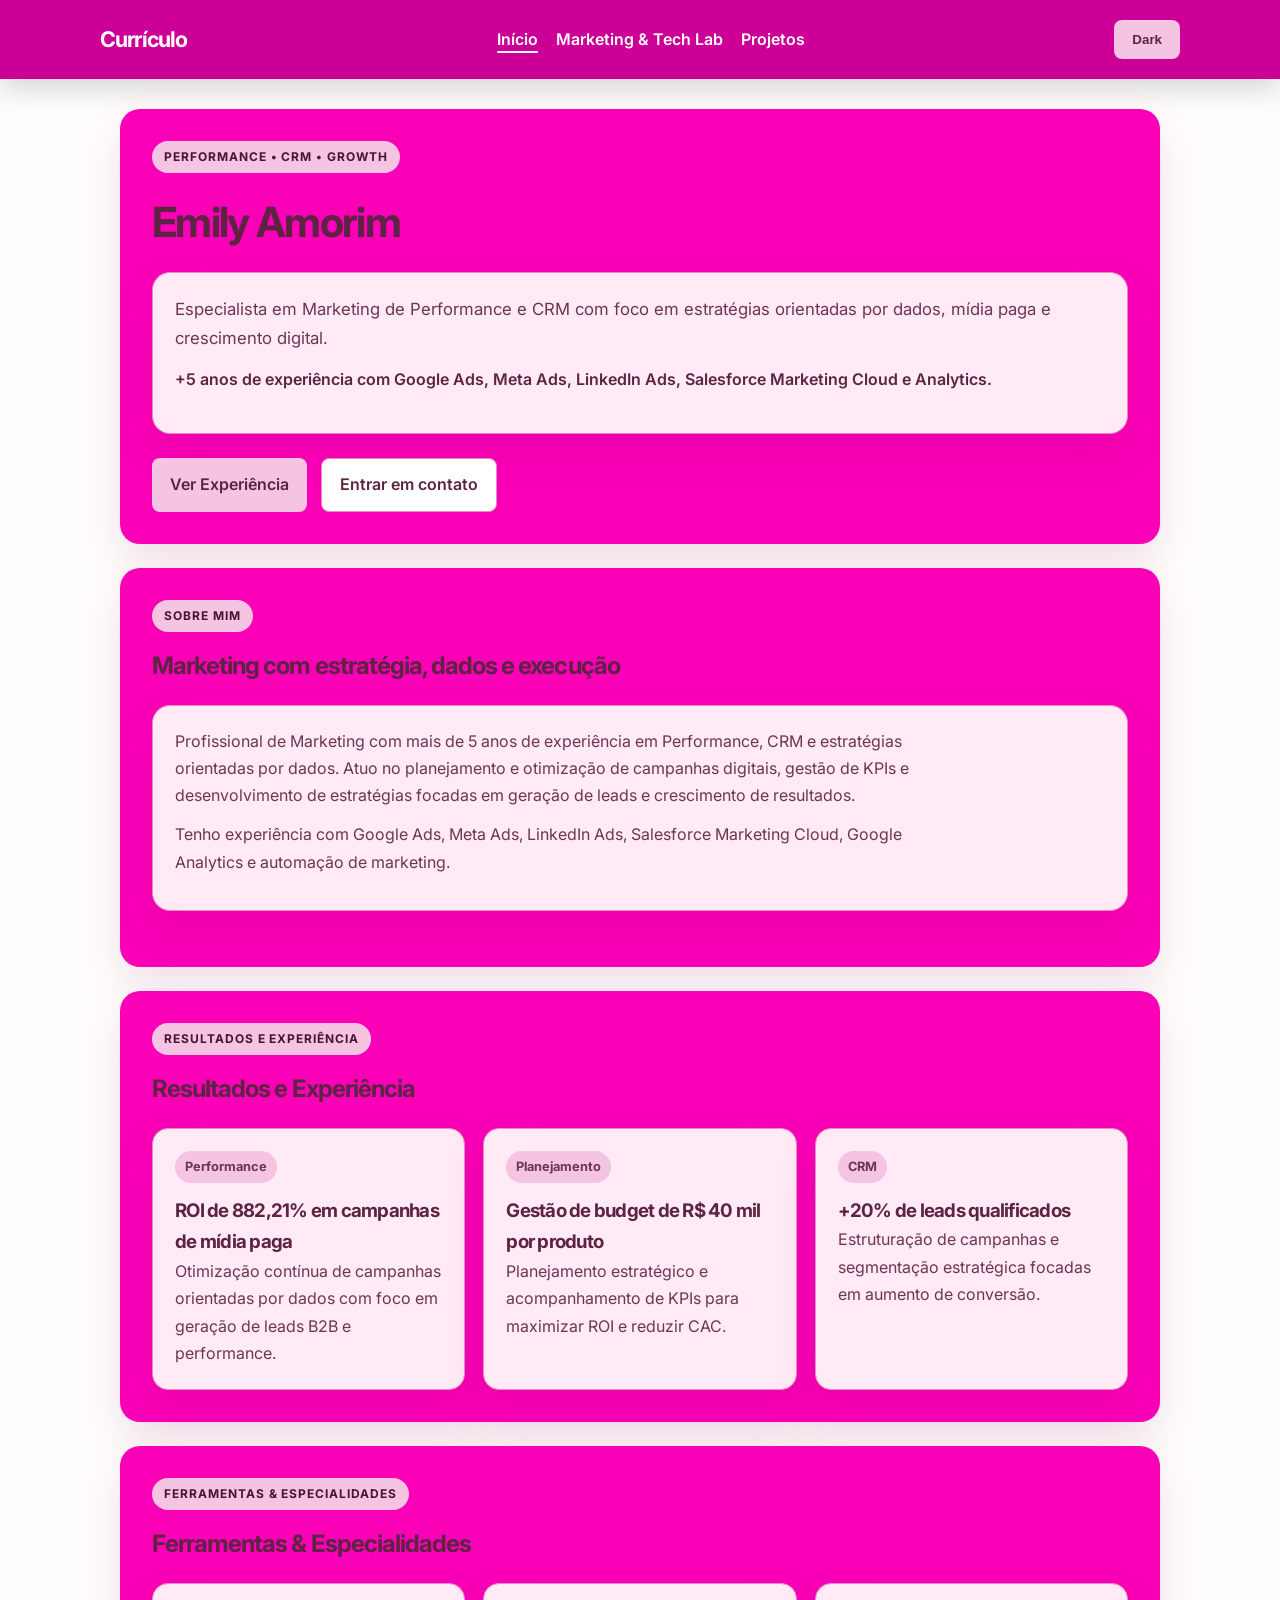
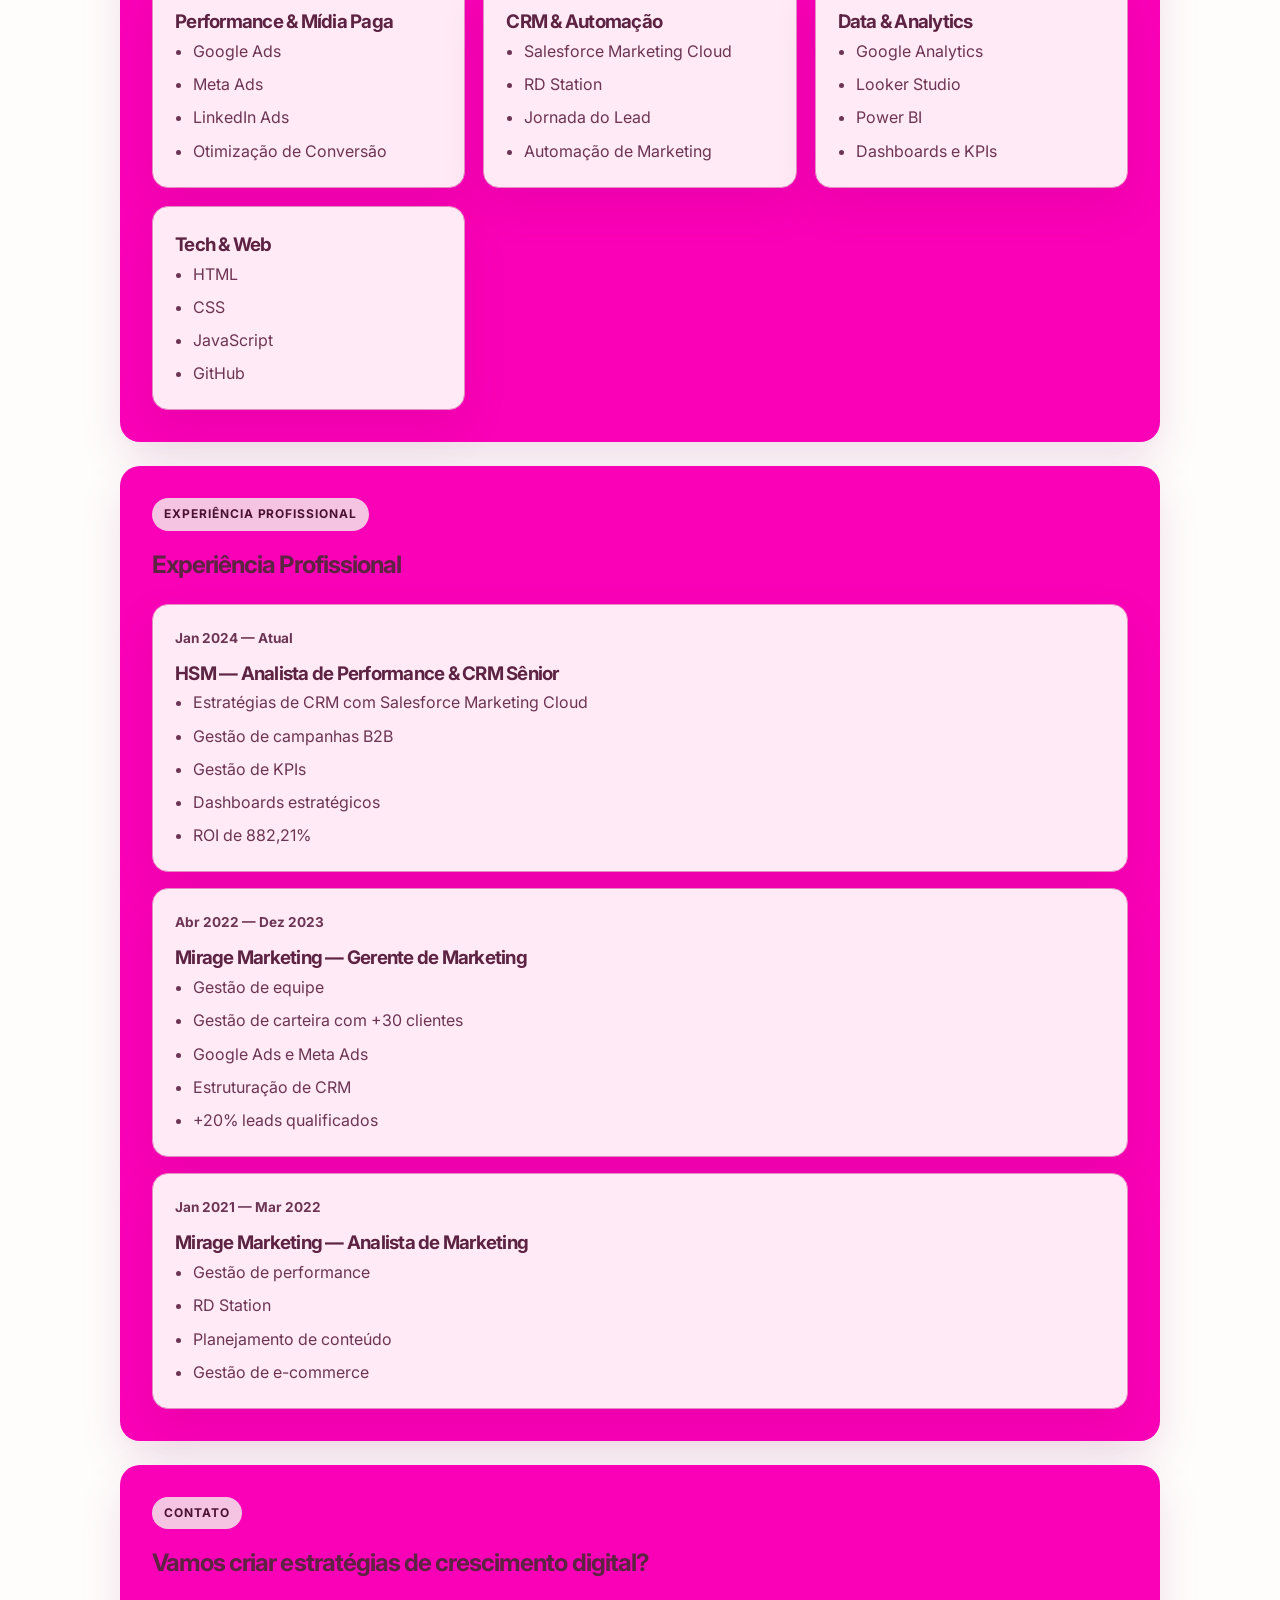
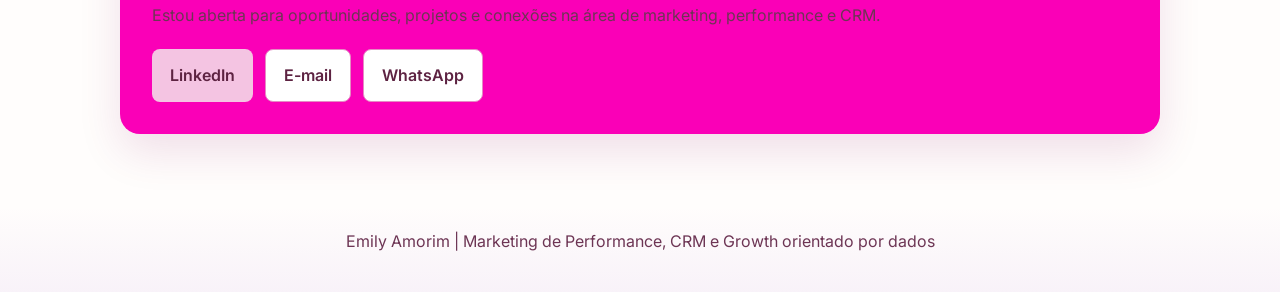
<file: index.html>
﻿<!DOCTYPE html>
<html lang="pt-BR">
<head>
    <meta charset="UTF-8">
    <meta name="viewport" content="width=device-width, initial-scale=1.0">
    <title>Emily Amorim | Marketing de Performance & CRM</title>
    <link rel="preconnect" href="https://fonts.googleapis.com">
    <link rel="preconnect" href="https://fonts.gstatic.com" crossorigin>
    <link href="https://fonts.googleapis.com/css2?family=Inter:wght@300;400;500;600;700&display=swap" rel="stylesheet">
    <link rel="stylesheet" href="style.css">
</head>
<body>
    <header>
        <nav>
            <h1>Currículo</h1>
            <ul>
                <li><a href="index.html" class="ativo">Início</a></li>
                <li><a href="aprendizados.html">Marketing & Tech Lab</a></li>
                <li><a href="projetos.html">Projetos</a></li>
            </ul>
            <button type="button" id="botaoTema" onclick="alterarTema()">🌙 Dark</button>
        </nav>
    </header>

    <main>
        <section class="banner hero-card section-pink">
            <div class="hero-copy">
                <p class="eyebrow">Performance • CRM • Growth</p>
                <h2>Emily Amorim</h2>
                <div class="highlight-card">
                    <p class="hero-text">
                        Especialista em Marketing de Performance e CRM
                        com foco em estratégias orientadas por dados,
                        mídia paga e crescimento digital.
                    </p>
                    <p class="hero-highlight">
                        +5 anos de experiência com Google Ads, Meta Ads,
                        LinkedIn Ads, Salesforce Marketing Cloud e Analytics.
                    </p>
                </div>
                <div class="hero-actions">
                    <a href="#experiencia" class="btn btn-primary">Ver Experiência</a>
                    <a href="#contato" class="btn btn-secondary">Entrar em contato</a>
                </div>
            </div>
        </section>

        <section id="sobre" class="section-pink">
            <div class="section-heading">
                <p class="eyebrow">Sobre mim</p>
                <h2>Marketing com estratégia, dados e execução</h2>
            </div>
            <div class="highlight-card">
                <p class="section-copy">
                    Profissional de Marketing com mais de 5 anos de experiência
                    em Performance, CRM e estratégias orientadas por dados.
                    Atuo no planejamento e otimização de campanhas digitais,
                    gestão de KPIs e desenvolvimento de estratégias focadas
                    em geração de leads e crescimento de resultados.
                </p>
                <p class="section-copy">
                    Tenho experiência com Google Ads, Meta Ads,
                    LinkedIn Ads, Salesforce Marketing Cloud,
                    Google Analytics e automação de marketing.
                </p>
            </div>
        </section>

        <section id="resultados">
            <div class="section-heading">
                <p class="eyebrow">Resultados e Experiência</p>
                <h2>Resultados e Experiência</h2>
            </div>
            <div class="card-grid">
                <article class="card">
                    <p class="card-tag">Performance</p>
                    <h3>ROI de 882,21% em campanhas de mídia paga</h3>
                    <p>
                        Otimização contínua de campanhas orientadas por dados
                        com foco em geração de leads B2B e performance.
                    </p>
                </article>

                <article class="card">
                    <p class="card-tag">Planejamento</p>
                    <h3>Gestão de budget de R$ 40 mil por produto</h3>
                    <p>
                        Planejamento estratégico e acompanhamento de KPIs
                        para maximizar ROI e reduzir CAC.
                    </p>
                </article>

                <article class="card">
                    <p class="card-tag">CRM</p>
                    <h3>+20% de leads qualificados</h3>
                    <p>
                        Estruturação de campanhas e segmentação estratégica
                        focadas em aumento de conversão.
                    </p>
                </article>
            </div>
        </section>

        <section id="tecnologias">
            <div class="section-heading">
                <p class="eyebrow">Ferramentas & Especialidades</p>
                <h2>Ferramentas & Especialidades</h2>
            </div>
            <div class="card-grid expertise-grid">
                <article class="card">
                    <h3>Performance & Mídia Paga</h3>
                    <ul>
                        <li>Google Ads</li>
                        <li>Meta Ads</li>
                        <li>LinkedIn Ads</li>
                        <li>Otimização de Conversão</li>
                    </ul>
                </article>

                <article class="card">
                    <h3>CRM & Automação</h3>
                    <ul>
                        <li>Salesforce Marketing Cloud</li>
                        <li>RD Station</li>
                        <li>Jornada do Lead</li>
                        <li>Automação de Marketing</li>
                    </ul>
                </article>

                <article class="card">
                    <h3>Data & Analytics</h3>
                    <ul>
                        <li>Google Analytics</li>
                        <li>Looker Studio</li>
                        <li>Power BI</li>
                        <li>Dashboards e KPIs</li>
                    </ul>
                </article>

                <article class="card">
                    <h3>Tech & Web</h3>
                    <ul>
                        <li>HTML</li>
                        <li>CSS</li>
                        <li>JavaScript</li>
                        <li>GitHub</li>
                    </ul>
                </article>
            </div>
        </section>

        <section id="experiencia">
            <div class="section-heading">
                <p class="eyebrow">Experiência Profissional</p>
                <h2>Experiência Profissional</h2>
            </div>
            <div class="experience-list">
                <article class="timeline-card">
                    <p class="timeline-period">Jan 2024 — Atual</p>
                    <h3>HSM — Analista de Performance & CRM Sênior</h3>
                    <ul>
                        <li>Estratégias de CRM com Salesforce Marketing Cloud</li>
                        <li>Gestão de campanhas B2B</li>
                        <li>Gestão de KPIs</li>
                        <li>Dashboards estratégicos</li>
                        <li>ROI de 882,21%</li>
                    </ul>
                </article>

                <article class="timeline-card">
                    <p class="timeline-period">Abr 2022 — Dez 2023</p>
                    <h3>Mirage Marketing — Gerente de Marketing</h3>
                    <ul>
                        <li>Gestão de equipe</li>
                        <li>Gestão de carteira com +30 clientes</li>
                        <li>Google Ads e Meta Ads</li>
                        <li>Estruturação de CRM</li>
                        <li>+20% leads qualificados</li>
                    </ul>
                </article>

                <article class="timeline-card">
                    <p class="timeline-period">Jan 2021 — Mar 2022</p>
                    <h3>Mirage Marketing — Analista de Marketing</h3>
                    <ul>
                        <li>Gestão de performance</li>
                        <li>RD Station</li>
                        <li>Planejamento de conteúdo</li>
                        <li>Gestão de e-commerce</li>
                    </ul>
                </article>
            </div>
        </section>

        <section id="contato" class="contact-cta">
            <div class="section-heading">
                <p class="eyebrow">Contato</p>
                <h2>Vamos criar estratégias de crescimento digital?</h2>
            </div>
            <p class="section-copy">
                Estou aberta para oportunidades, projetos e conexões
                na área de marketing, performance e CRM.
            </p>
            <div class="contact-actions">
                <a href="https://www.linkedin.com/in/emily-amorim1000" target="_blank" class="btn btn-primary">LinkedIn</a>
                <a href="mailto:contato@emilyamorim.com" class="btn btn-secondary">E-mail</a>
                <a href="https://wa.me/5511999999999" target="_blank" class="btn btn-secondary">WhatsApp</a>
            </div>
        </section>
    </main>

    <footer>
        <p>Emily Amorim | Marketing de Performance, CRM e Growth orientado por dados</p>
    </footer>

    <script src="script.js"></script>
</body>
</html>
</file>
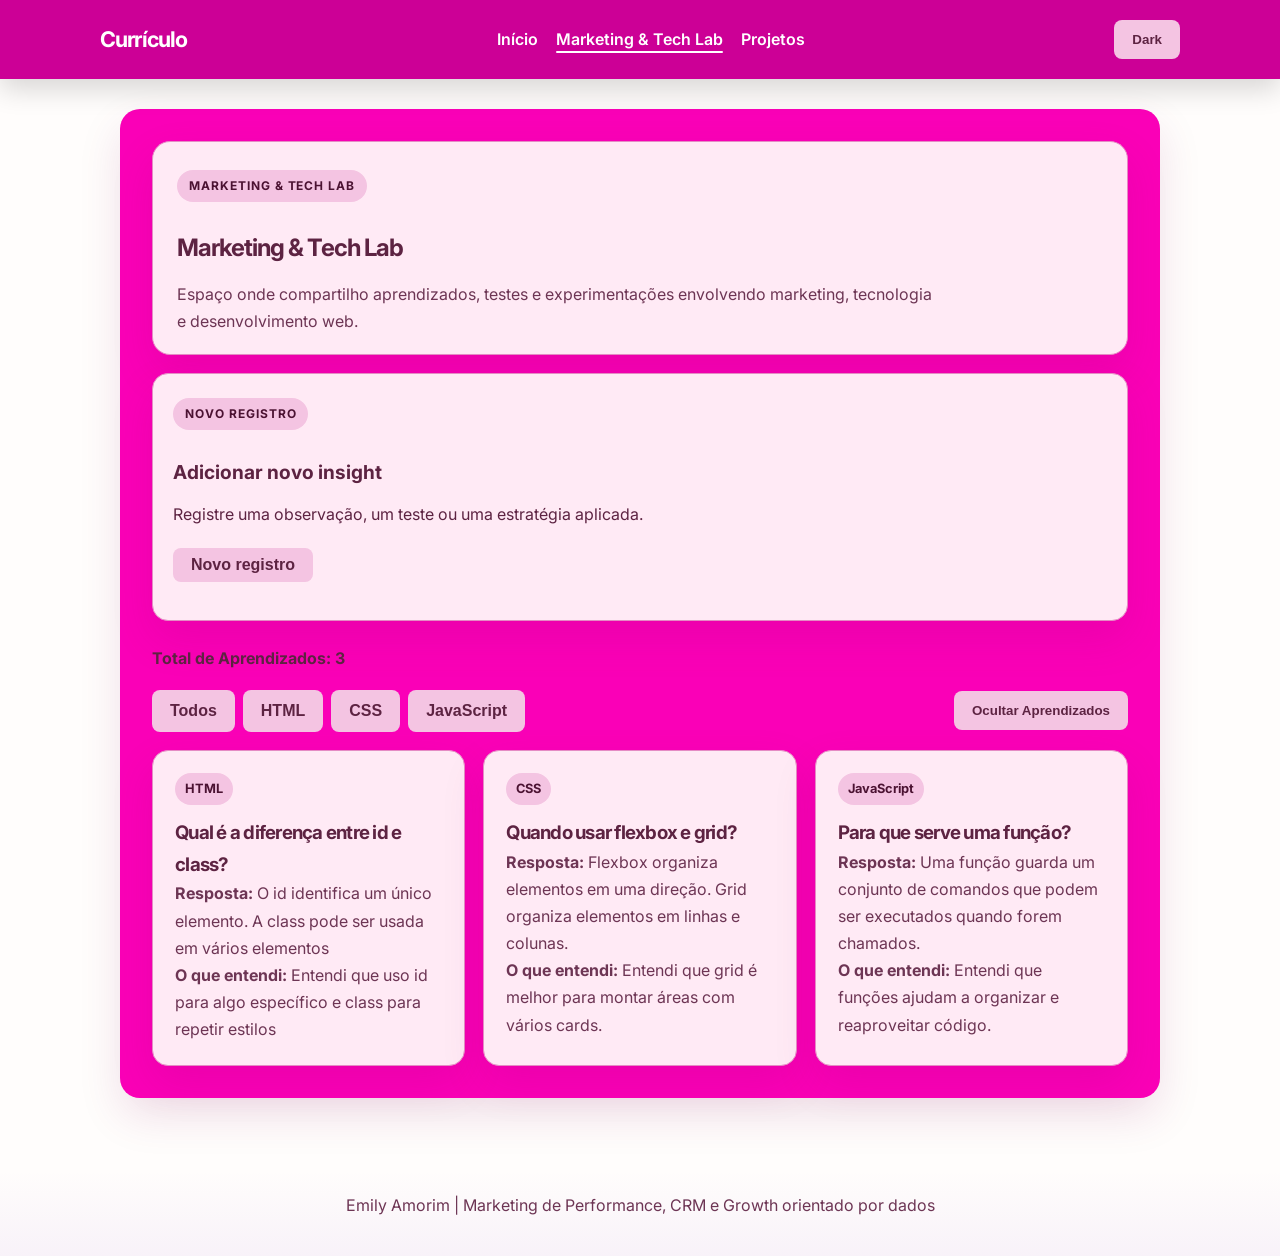
<file: aprendizados.html>
﻿<!DOCTYPE html>
<html lang="pt-BR">
<head>
    <meta charset="UTF-8">
    <meta name="viewport" content="width=device-width, initial-scale=1.0">
    <title>Marketing & Tech Lab | Emily Amorim</title>
    <link rel="preconnect" href="https://fonts.googleapis.com">
    <link rel="preconnect" href="https://fonts.gstatic.com" crossorigin>
    <link href="https://fonts.googleapis.com/css2?family=Inter:wght@300;400;500;600;700&display=swap" rel="stylesheet">
    <link rel="stylesheet" href="style.css">
</head>
<body>
    <header>
        <nav>
            <h1>Currículo</h1>
            <ul>
                <li><a href="index.html">Início</a></li>
                <li><a href="aprendizados.html" class="ativo">Marketing & Tech Lab</a></li>
                <li><a href="projetos.html">Projetos</a></li>
            </ul>
            <button type="button" id="botaoTema" onclick="alterarTema()">🌙 Dark</button>
        </nav>
    </header>

    <main>
        <section class="pagina-aprendizados">
            <div class="section-heading cabecalho-aprendizados">
                <p class="eyebrow">Marketing & Tech Lab</p>
                <h2>Marketing & Tech Lab</h2>
                <p class="section-copy">
                    Espaço onde compartilho aprendizados,
                    testes e experimentações envolvendo
                    marketing, tecnologia e desenvolvimento web.
                </p>
            </div>

            <form class="form-aprendizado" onsubmit="return adicionarAprendizado(event)">
                <div class="cabecalho-form">
                    <span class="etiqueta-pagina">Novo registro</span>
                    <h3>Adicionar novo insight</h3>
                    <p>Registre uma observação, um teste ou uma estratégia aplicada.</p>
                    <button type="button" id="botaoNovoRegistro" class="botao-novo-registro">Novo registro</button>
                </div>

                <div id="camposRegistro" class="campos-registro oculto">
                    <div class="campo-form">
                        <label for="tema">Tema</label>
                        <select id="tema" required>
                            <option value="">Selecione</option>
                            <option value="HTML">HTML</option>
                            <option value="CSS">CSS</option>
                            <option value="JavaScript">JavaScript</option>
                        </select>
                    </div>

                    <div class="campo-form">
                        <label for="pergunta">Pergunta</label>
                        <input type="text" id="pergunta" placeholder="Digite sua dúvida" required>
                    </div>

                    <div class="campo-form campo-form-completo">
                        <label for="resposta">Resposta resumida</label>
                        <textarea id="resposta" placeholder="Resumo da resposta da IA" required></textarea>
                    </div>

                    <div class="campo-form campo-form-completo">
                        <label for="entendimento">O que eu entendi</label>
                        <textarea id="entendimento" placeholder="Explique com as suas palavras" required></textarea>
                    </div>

                    <div class="acoes-form">
                        <button type="submit">Adicionar aprendizado</button>
                    </div>
                </div>
            </form>

            <p id="contadorAprendizados"></p>

            <div class="barra-aprendizados">
                <div class="filtros">
                    <button type="button" onclick="filtrarAprendizados('Todos')">Todos</button>
                    <button type="button" onclick="filtrarAprendizados('HTML')">HTML</button>
                    <button type="button" onclick="filtrarAprendizados('CSS')">CSS</button>
                    <button type="button" onclick="filtrarAprendizados('JavaScript')">JavaScript</button>
                </div>

                <button type="button" onclick="mostrarOcultarAprendizados()" id="botaoAprendizados">
                    Ocultar Aprendizados
                </button>
            </div>

            <div id="listaAprendizados" class="card-grid"></div>
        </section>
    </main>

    <footer>
        <p>Emily Amorim | Marketing de Performance, CRM e Growth orientado por dados</p>
    </footer>

    <script src="script.js"></script>
</body>
</html>
</file>
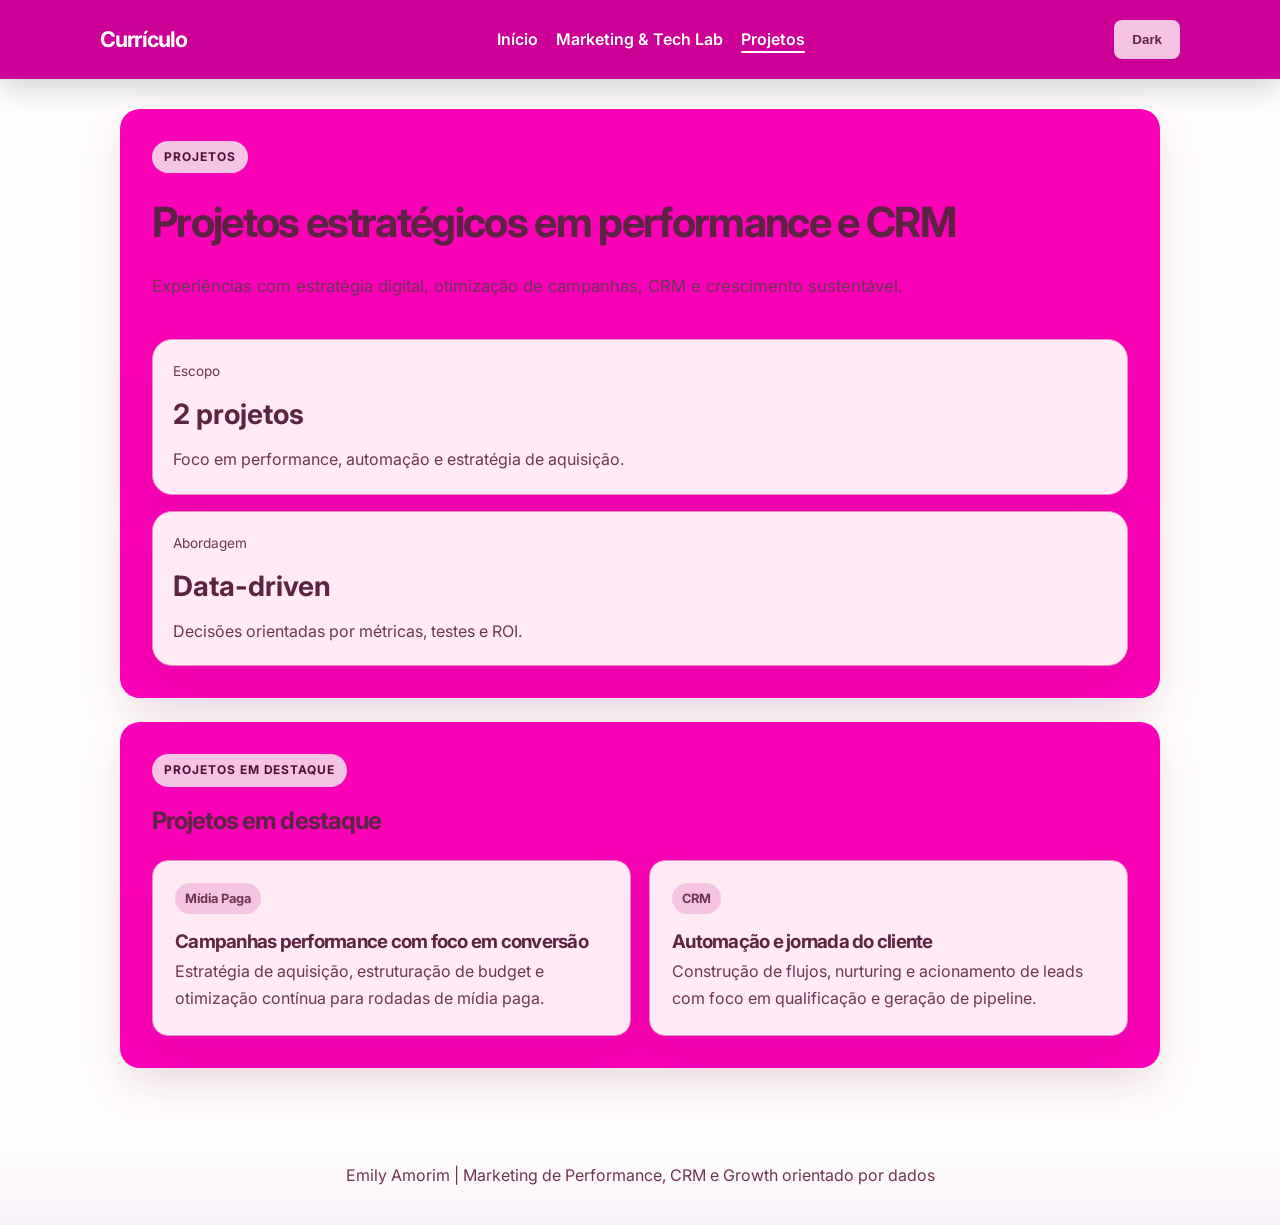
<file: projetos.html>
﻿<!DOCTYPE html>
<html lang="pt-BR">
<head>
    <meta charset="UTF-8">
    <meta name="viewport" content="width=device-width, initial-scale=1.0">
    <title>Projetos | Emily Amorim</title>
    <link rel="preconnect" href="https://fonts.googleapis.com">
    <link rel="preconnect" href="https://fonts.gstatic.com" crossorigin>
    <link href="https://fonts.googleapis.com/css2?family=Inter:wght@300;400;500;600;700&display=swap" rel="stylesheet">
    <link rel="stylesheet" href="style.css">
</head>
<body>
    <header>
        <nav>
            <h1>Currículo</h1>
            <ul>
                <li><a href="index.html">Início</a></li>
                <li><a href="aprendizados.html">Marketing & Tech Lab</a></li>
                <li><a href="projetos.html" class="ativo">Projetos</a></li>
            </ul>
            <button type="button" id="botaoTema" onclick="alterarTema()">🌙 Dark</button>
        </nav>
    </header>

    <main>
        <section class="hero-card pagina-projetos">
            <div class="hero-copy">
                <p class="eyebrow">Projetos</p>
                <h2>Projetos estratégicos em performance e CRM</h2>
                <p class="hero-text">
                    Experiências com estratégia digital, otimização de campanhas,
                    CRM e crescimento sustentável.
                </p>
            </div>

            <div class="hero-panel">
                <div class="hero-metric">
                    <span>Escopo</span>
                    <strong>2 projetos</strong>
                    <p>Foco em performance, automação e estratégia de aquisição.</p>
                </div>
                <div class="hero-metric">
                    <span>Abordagem</span>
                    <strong>Data-driven</strong>
                    <p>Decisões orientadas por métricas, testes e ROI.</p>
                </div>
            </div>
        </section>

        <section>
            <div class="section-heading">
                <p class="eyebrow">Projetos em destaque</p>
                <h2>Projetos em destaque</h2>
            </div>

            <div class="card-grid">
                <article class="card">
                    <p class="card-tag">Mídia Paga</p>
                    <h3>Campanhas performance com foco em conversão</h3>
                    <p>Estratégia de aquisição, estruturação de budget e otimização contínua para rodadas de mídia paga.</p>
                </article>

                <article class="card">
                    <p class="card-tag">CRM</p>
                    <h3>Automação e jornada do cliente</h3>
                    <p>Construção de flujos, nurturing e acionamento de leads com foco em qualificação e geração de pipeline.</p>
                </article>
            </div>
        </section>
    </main>

    <footer>
        <p>Emily Amorim | Marketing de Performance, CRM e Growth orientado por dados</p>
    </footer>

    <script src="script.js"></script>
</body>
</html>
</file>
<file: style.css>
﻿@import url('https://fonts.googleapis.com/css2?family=Inter:wght@400;500;600;700&display=swap');

/* Página de aprendizados: alinhada ao padrão visual da home */
.pagina-aprendizados {
    background-color: var(--destaque);
    box-shadow: var(--shadow-suave);
    padding: 32px;
    margin-bottom: 24px;
}

.cabecalho-aprendizados {
    background: var(--bg-cards);
    border: 1px solid var(--bordas);
    border-radius: 18px;
    padding: 28px 24px 18px 24px;
    margin-bottom: 24px;
    box-shadow: var(--shadow-suave);
    display: grid;
    gap: 12px;
}

.cabecalho-aprendizados .section-copy {
    margin-bottom: 0;
    max-width: 760px;
}

:root{
    --bg-principal: #FFFDFC;
    --bg-secundario: #F8F5F7;
    --bg-cards: #FFEAF5;

    --texto-principal: #5D2342;
    --texto-secundario: #6D3554;

    --botao: #F4C4E2;
    --botao-hover: #EAA7D4;
    --botao-texto: #5D2342;

    --bordas: #E58BC4;
    --destaque: #FA00B7;
    --tag-bg: #F4C4E2;
    --tag-texto: #4B1232;
    --form-bg: #FFF1FA;
    --campo-bg: #FFFFFF;
    --excluir-bg: #F4C4E2;
    --excluir-hover: #EAA7D4;

    --header-bg: #CC0096;
    --header-texto: #FFFFFF;

    --shadow-suave: 0 18px 44px rgba(128, 0, 94, 0.12);
    --shadow-forte: 0 24px 60px rgba(128, 0, 94, 0.18);
    --shadow-inset: inset 0 1px 0 rgba(255, 255, 255, 0.45);
}

.tema-escuro{
    --bg-principal: #12000D;
    --bg-secundario: #1B0014;
    --bg-cards: #24001B;

    --texto-principal: #F5F5F5;
    --texto-secundario: #C9B8C3;

    --botao: #CC0096;
    --botao-hover: #FA00B7;
    --botao-texto: #FFFFFF;

    --bordas: #FA00B7;
    --destaque: #80005E;
    --tag-bg: #FA00B7;
    --tag-texto: #12000D;
    --form-bg: #24001B;
    --campo-bg: #12000D;
    --excluir-bg: #FA00B7;
    --excluir-hover: #CC0096;

    --header-bg: #570040;
    --header-texto: #F5F5F5;

    --shadow-suave: 0 18px 44px rgba(0, 0, 0, 0.35);
    --shadow-forte: 0 24px 60px rgba(0, 0, 0, 0.44);
    --shadow-inset: inset 0 1px 0 rgba(255, 255, 255, 0.05);
}

*{ margin: 0; padding: 0; box-sizing: border-box; }

body{
    font-family: 'Inter', sans-serif;
    background-color: var(--bg-principal);
    color: var(--texto-principal);
    line-height: 1.7;
    overflow-x: hidden;
    min-height: 100vh;
    scroll-behavior: smooth;
}

header{
    background-color: var(--header-bg);
    color: var(--header-texto);
    padding: 20px;
    box-shadow: 0 10px 28px rgba(0,0,0,0.16);
    position: sticky;
    top: 0;
    z-index: 20;
}

nav{
    max-width: 1080px;
    margin: 0 auto;
    display: flex;
    justify-content: space-between;
    align-items: center;
    gap: 16px;
    flex-wrap: wrap;
}

nav h1{
    font-size: 1.35rem;
    font-weight: 700;
    letter-spacing: -0.04em;
}

nav ul{ list-style: none; display: flex; gap: 18px; flex-wrap: wrap; }

nav li{
    position: relative;
}

nav a{
    position: relative;
    color: var(--header-texto);
    text-decoration: none;
    font-weight: 600;
    padding-bottom: 4px;
    transition: opacity 0.2s ease, transform 0.2s ease;
}

nav a::before{
    content: "";
    position: absolute;
    inset: auto auto 0 0;
    width: 0;
    height: 2px;
    background: var(--header-texto);
    border-radius: 999px;
    transition: width 0.25s ease;
}

nav a:hover{ opacity: 0.88; transform: translateY(-1px); }

nav a:hover::before,
nav a.ativo::before{
    width: 100%;
}

main{ max-width: 1080px; margin: 0 auto; padding: 30px 20px 48px; }

section{
    background-color: var(--destaque);
    border-radius: 20px;
    padding: 32px;
    margin-bottom: 24px;
    box-shadow: var(--shadow-suave);
}

.hero-card{
    display: grid;
    grid-template-columns: 1fr;
    gap: 24px;
    align-items: center;
    background-color: var(--destaque);
}

.section-pink{
    background-color: var(--destaque);
}

.highlight-card{
    background-color: var(--bg-cards);
    border: 1px solid var(--bordas);
    border-radius: 18px;
    padding: 22px;
    box-shadow: var(--shadow-suave);
    margin-bottom: 24px;
}

.eyebrow,
.etiqueta-pagina{
    display: inline-flex;
    align-items: center;
    justify-content: center;
    width: fit-content;
    max-width: 100%;
    text-transform: uppercase;
    letter-spacing: 0.08em;
    font-size: 0.75rem;
    font-weight: 700;
    color: var(--tag-texto);
    background: var(--tag-bg);
    border-radius: 999px;
    padding: 6px 12px;
    margin-bottom: 14px;
}

.hero-copy h2,
.section-heading h2,
.card h3,
.timeline-card h3{ font-weight: 700; letter-spacing: -0.04em; }

.hero-copy h2{ font-size: clamp(2rem, 2vw + 1.2rem, 2.6rem); margin-bottom: 14px; }
.hero-text{ font-size: 1.05rem; color: var(--texto-secundario); margin-bottom: 14px; }
.hero-highlight{ font-weight: 600; color: var(--texto-principal); margin-bottom: 18px; }

.hero-actions{ display: flex; flex-wrap: wrap; gap: 14px; }
button,
.btn{
    display: inline-flex;
    align-items: center;
    justify-content: center;
    text-decoration: none;
    border: none;
    border-radius: 8px;
    padding: 12px 18px;
    font-weight: 600;
    cursor: pointer;
    transition: transform 0.2s ease, box-shadow 0.2s ease, background-color 0.2s ease;
    background-color: var(--botao);
    color: var(--botao-texto);
}

button:hover,
.btn:hover{ 
    background-color: var(--botao-hover);
    transform: translateY(-1px);
}

.btn-secondary{
    background-color: var(--campo-bg);
    color: var(--texto-principal);
    border: 1px solid var(--bordas);
}

.hero-panel{ display: grid; gap: 16px; }
.hero-metric{
    background-color: var(--bg-cards);
    border-radius: 20px;
    padding: 20px;
    border: 1px solid var(--bordas);
    box-shadow: var(--shadow-suave);
}
.hero-metric span{ display: block; font-size: 0.85rem; color: var(--texto-secundario); margin-bottom: 8px; }
.hero-metric strong{ display: block; font-size: 1.75rem; margin-bottom: 8px; }
.hero-metric p{ color: var(--texto-secundario); }

.section-heading{ margin-bottom: 18px; }
.section-copy{ color: var(--texto-secundario); margin-bottom: 12px; max-width: 780px; }

.card-grid{ display: grid; grid-template-columns: repeat(auto-fit, minmax(280px, 1fr)); gap: 18px; }
.card,
.timeline-card{
    background-color: var(--bg-cards);
    border: 1px solid var(--bordas);
    border-radius: 16px;
    padding: 22px;
    box-shadow: var(--shadow-suave);
    transition: transform 0.22s ease, box-shadow 0.22s ease;
}
.card:hover,
.timeline-card:hover{
    transform: translateY(-4px);
    box-shadow: var(--shadow-forte);
}
.card-tag{
    display: inline-flex;
    background: var(--tag-bg);
    color: var(--tag-texto);
    border-radius: 999px;
    padding: 5px 10px;
    font-size: 0.8rem;
    font-weight: 700;
    margin-bottom: 12px;
}
.card p,
.timeline-card li,
.section-copy{ color: var(--texto-secundario); }
.card ul,
.timeline-card ul{ padding-left: 18px; color: var(--texto-secundario); }
.card li + li,
.timeline-card li + li{ margin-top: 6px; }

.experience-list{ display: grid; gap: 16px; }
.timeline-period{
    font-size: 0.85rem;
    color: var(--texto-secundario);
    margin-bottom: 8px;
    font-weight: 700;
}

.contact-cta{ text-align: left; }
.contact-actions{ display: flex; flex-wrap: wrap; gap: 12px; margin-top: 20px; }

footer{
    text-align: center;
    padding: 22px 20px 36px;
    color: var(--texto-secundario);
    background: linear-gradient(180deg, transparent, rgba(123, 44, 191, 0.05));
}

.form-aprendizado{
    background: var(--bg-cards);
    border: 1px solid var(--bordas);
    border-radius: 16px;
    box-shadow: var(--shadow-suave);
    margin-bottom: 24px;
    padding: 24px 20px 18px 20px;
}

.cabecalho-form h3{ font-size: 1.2rem; }
.cabecalho-form {
    display: flex;
    flex-direction: column;
    gap: 12px;
    margin-bottom: 20px;
}
.botao-novo-registro {
    display: inline-flex;
    align-items: center;
    justify-content: center;
    width: fit-content;
    max-width: 100%;
    margin-top: 8px;
    border-radius: 8px;
    padding: 8px 18px;
    font-size: 1rem;
    font-weight: 600;
    background: var(--botao);
    color: var(--botao-texto);
    border: none;
    transition: background 0.18s, transform 0.18s;
    box-shadow: none;
}
.botao-novo-registro:hover {
    background: var(--botao-hover);
    transform: translateY(-1px);
}

.campo-form input,
.campo-form select,
.campo-form textarea{
    width: 100%;
    border: 1px solid rgba(123, 44, 191, 0.15);
    border-radius: 14px;
    padding: 13px 15px;
    background: var(--campo-bg);
    color: var(--texto-principal);
    font: inherit;
    transition: transform 0.18s ease, box-shadow 0.18s ease, border-color 0.18s ease;
    margin-top: 32px;
}

.campo-form input:hover,
.campo-form select:hover,
.campo-form textarea:hover,
.campo-form input:focus,
.campo-form select:focus,
.campo-form textarea:focus{
    border-color: rgba(214, 51, 182, 0.45);
    box-shadow: 0 12px 26px rgba(123, 44, 191, 0.14);
    transform: translateY(-1px);
}

.cards-aprendizados{
    display: grid;
    grid-template-columns: repeat(auto-fit, minmax(280px, 1fr));
    gap: 18px;
    margin-bottom: 24px;
}

.oculto{ display: none; }

#contadorAprendizados{ font-weight: 700; margin-bottom: 18px; color: var(--texto-principal); }

.barra-aprendizados{
    display: flex;
    justify-content: space-between;
    align-items: center;
    gap: 12px;
    flex-wrap: wrap;
    margin-bottom: 18px;
    background: none;
    box-shadow: none;
}
.filtros{
    display: flex;
    flex-wrap: wrap;
    gap: 8px;
}
.filtros button {
    border-radius: 8px;
    padding: 12px 18px;
    font-size: 1rem;
    font-weight: 600;
    background: var(--botao);
    color: var(--botao-texto);
    border: none;
    transition: background 0.18s, transform 0.18s;
    margin-bottom: 0;
}
.filtros button:hover {
    background: var(--botao-hover);
    transform: translateY(-1px);
}

@media (max-width: 820px){
    .hero-card{ grid-template-columns: 1fr; }
    section{ padding: 24px; }
    nav{ justify-content: center; }
    .pagina-aprendizados{ padding: 24px; }
    .cabecalho-aprendizados{ padding: 24px 20px 16px; }
    .form-aprendizado{ padding: 22px 18px 16px; }
    .barra-aprendizados{ align-items: stretch; }
}

@media (max-width: 700px){
    main{ padding: 22px 14px 40px; }
    nav{
        flex-direction: column;
        align-items: flex-start;
        gap: 12px;
    }
    nav ul{
        flex-direction: column;
        align-items: flex-start;
        gap: 10px;
    }
    .contact-actions,
    .hero-actions{ flex-direction: column; }
    .btn,
    .contact-actions .btn,
    .hero-actions .btn{ width: 100%; }
    .pagina-aprendizados{ padding: 20px; }
    .cabecalho-aprendizados{ padding: 20px 16px 14px; }
    .form-aprendizado{ padding: 20px 16px 14px; }
    .barra-aprendizados{ flex-direction: column; align-items: stretch; }
    .filtros{ width: 100%; }
    .filtros button,
    #botaoAprendizados,
    .acoes-form button{
        width: 100%;
    }
    .botao-novo-registro,
    #botaoNovoRegistro{
        width: fit-content;
        max-width: 100%;
    }
}

@media (max-width: 520px){
    .card-grid{ grid-template-columns: 1fr; }
    .filtros{ flex-direction: column; }
    .filtros button{
        justify-content: center;
    }
    .campo-form input,
    .campo-form select,
    .campo-form textarea{
        font-size: 16px;
    }
    .cabecalho-aprendizados h2,
    .section-heading h2,
    .hero-copy h2{
        font-size: 1.5rem;
    }
}
</file>
